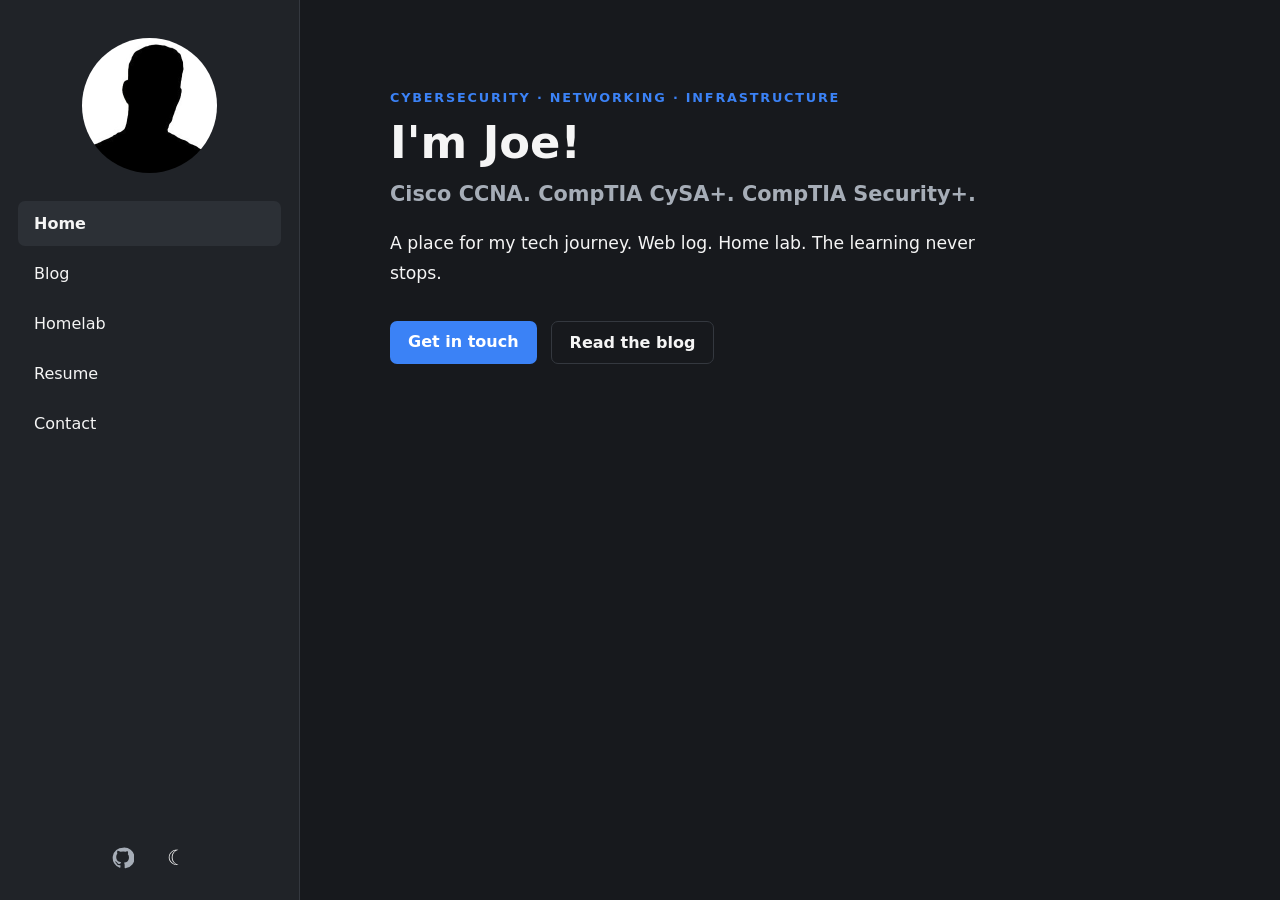
<file: index.html>
<!DOCTYPE html>
<html lang="en">
<head>
  <meta charset="UTF-8">
  <meta name="viewport" content="width=device-width, initial-scale=1.0">
  <title>Joe in IT</title>
  <link rel="stylesheet" href="./style.css?v=4">
</head>
<body>
  <aside class="sidebar">
    <div class="profile">
      <div class="profile-photo">
        <img src="headshot.jpg" alt="Joe">
      </div>
    </div>

    <nav class="sidebar-nav" aria-label="Main navigation">
      <a class="active" href="index.html" aria-current="page">Home</a>
      <a href="blog.html">Blog</a>
      <a href="homelab.html">Homelab</a>
      <a href="resume.html">Resume</a>
      <a href="contact.html">Contact</a>
    </nav>

    <div class="sidebar-footer">
      <a href="https://github.com/joeinit1" target="_blank" rel="noopener noreferrer" aria-label="GitHub" title="GitHub"><svg viewBox="0 0 24 24" aria-hidden="true"><path d="M12 .7a11.3 11.3 0 0 0-3.6 22c.6.1.8-.3.8-.6v-2.2c-3.4.7-4.1-1.5-4.1-1.5-.5-1.4-1.4-1.8-1.4-1.8-1.1-.8.1-.8.1-.8 1.3.1 1.9 1.3 1.9 1.3 1.1 1.9 2.9 1.4 3.6 1 .1-.8.4-1.4.8-1.7-2.7-.3-5.5-1.3-5.5-5.9 0-1.3.5-2.4 1.2-3.2-.1-.3-.5-1.6.1-3.3 0 0 1-.3 3.3 1.2a11 11 0 0 1 6 0C16.2 4.4 17.2 4.7 17.2 4.7c.6 1.7.2 3 .1 3.3.8.8 1.2 1.9 1.2 3.2 0 4.6-2.8 5.6-5.5 5.9.4.4.8 1.1.8 2.2v3.3c0 .3.2.7.8.6A11.3 11.3 0 0 0 12 .7Z"/></svg></a>
      <button class="theme-toggle" type="button" aria-label="Toggle light and dark mode" title="Toggle theme">☀</butt
    </div>
  </aside>

  <main class="content">
    <section class="hero">
      <div class="eyebrow">CYBERSECURITY · NETWORKING · INFRASTRUCTURE</div>
      <h1>I'm Joe!</h1>
      <h2>Cisco CCNA. CompTIA CySA+. CompTIA Security+.</h2>
      <p>A place for my tech journey. Web log. Home lab. The learning never stops.</p>
      <div class="hero-buttons">
        <a href="contact.html" class="button primary">Get in touch</a>
        <a href="blog.html" class="button secondary">Read the blog</a>
      </div>
    </section>
  </main>

  <script src="./script.js?v=4"></script>
</body>
</html>
</file>
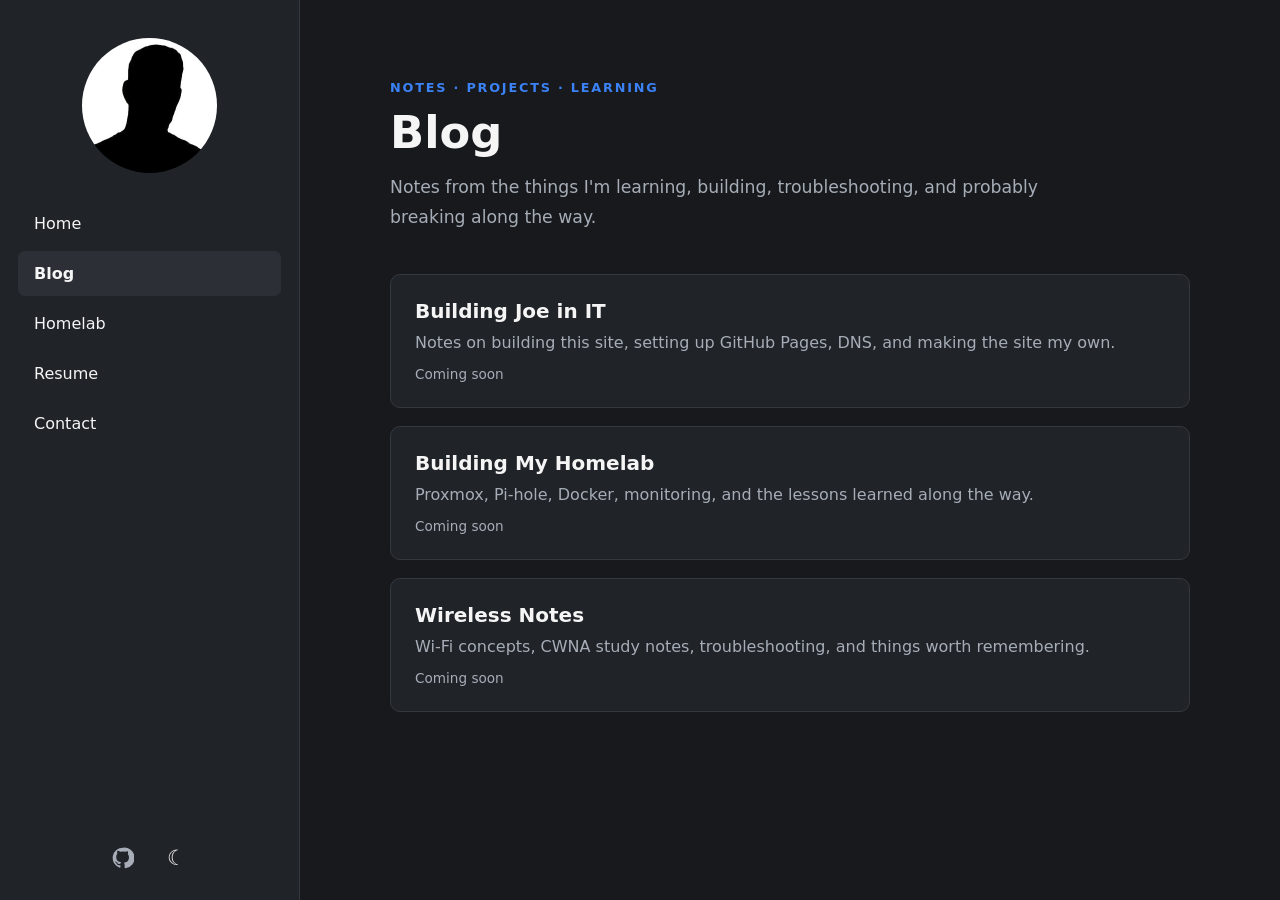
<file: blog.html>
<!DOCTYPE html>
<html lang="en">
<head>
  <meta charset="UTF-8">
  <meta name="viewport" content="width=device-width, initial-scale=1.0">
  <title>Blog | Joe in IT</title>
  <link rel="stylesheet" href="./style.css?v=4">
</head>
<body>
  <aside class="sidebar">
    <div class="profile"><div class="profile-photo"><img src="headshot.jpg" alt="Joe"></div></div>
    <nav class="sidebar-nav" aria-label="Main navigation">
      <a href="index.html">Home</a>
      <a class="active" href="blog.html" aria-current="page">Blog</a>
      <a href="homelab.html">Homelab</a>
      <a href="resume.html">Resume</a>
      <a href="contact.html">Contact</a>
    </nav>
    <div class="sidebar-footer">
      <a href="https://github.com/joeinit1" target="_blank" rel="noopener noreferrer" aria-label="GitHub" title="GitHub"><svg viewBox="0 0 24 24" aria-hidden="true"><path d="M12 .7a11.3 11.3 0 0 0-3.6 22c.6.1.8-.3.8-.6v-2.2c-3.4.7-4.1-1.5-4.1-1.5-.5-1.4-1.4-1.8-1.4-1.8-1.1-.8.1-.8.1-.8 1.3.1 1.9 1.3 1.9 1.3 1.1 1.9 2.9 1.4 3.6 1 .1-.8.4-1.4.8-1.7-2.7-.3-5.5-1.3-5.5-5.9 0-1.3.5-2.4 1.2-3.2-.1-.3-.5-1.6.1-3.3 0 0 1-.3 3.3 1.2a11 11 0 0 1 6 0C16.2 4.4 17.2 4.7 17.2 4.7c.6 1.7.2 3 .1 3.3.8.8 1.2 1.9 1.2 3.2 0 4.6-2.8 5.6-5.5 5.9.4.4.8 1.1.8 2.2v3.3c0 .3.2.7.8.6A11.3 11.3 0 0 0 12 .7Z"/></svg></a>
      <button class="theme-toggle" type="button" aria-label="Toggle light and dark mode" title="Toggle theme">☀</button>
    </div>
  </aside>

  <main class="content">
    <section class="page-section">
      <div class="eyebrow">NOTES · PROJECTS · LEARNING</div>
      <h1>Blog</h1>
      <p class="page-intro">Notes from the things I'm learning, building, troubleshooting, and probably breaking along the way.</p>
      <div class="blog-list">
        <article class="blog-card"><h2>Building Joe in IT</h2><p>Notes on building this site, setting up GitHub Pages, DNS, and making the site my own.</p><span>Coming soon</span></article>
        <article class="blog-card"><h2>Building My Homelab</h2><p>Proxmox, Pi-hole, Docker, monitoring, and the lessons learned along the way.</p><span>Coming soon</span></article>
        <article class="blog-card"><h2>Wireless Notes</h2><p>Wi-Fi concepts, CWNA study notes, troubleshooting, and things worth remembering.</p><span>Coming soon</span></article>
      </div>
    </section>
  </main>
  <script src="./script.js?v=4"></script>
</body>
</html>
</file>
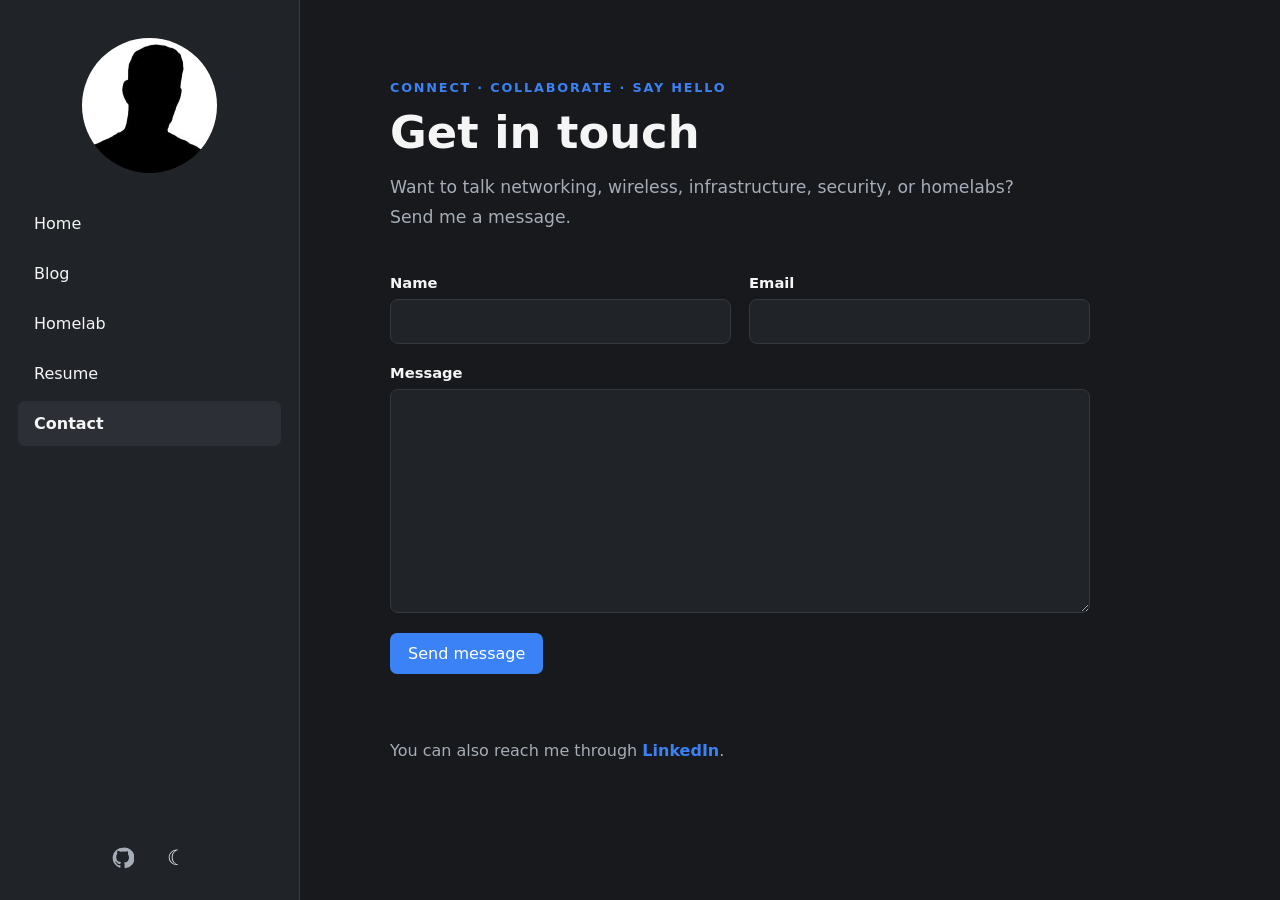
<file: contact.html>
<!DOCTYPE html>
<html lang="en">
<head>
  <meta charset="UTF-8">
  <meta name="viewport" content="width=device-width, initial-scale=1.0">
  <title>Contact | Joe in IT</title>
  <link rel="stylesheet" href="./style.css?v=4">
</head>

<body>

  <aside class="sidebar">

    <div class="profile">
      <div class="profile-photo">
        <img src="headshot.jpg" alt="Joe">
      </div>
    </div>

    <nav class="sidebar-nav" aria-label="Main navigation">
      <a href="index.html">Home</a>
      <a href="blog.html">Blog</a>
      <a href="homelab.html">Homelab</a>
      <a href="resume.html">Resume</a>
      <a class="active" href="contact.html" aria-current="page">Contact</a>
    </nav>

    <div class="sidebar-footer">

      <a
        href="https://github.com/joeinit1"
        target="_blank"
        rel="noopener noreferrer"
        aria-label="GitHub"
        title="GitHub"
      >
        <svg viewBox="0 0 24 24" aria-hidden="true">
          <path d="M12 .7a11.3 11.3 0 0 0-3.6 22c.6.1.8-.3.8-.6v-2.2c-3.4.7-4.1-1.5-4.1-1.5-.5-1.4-1.4-1.8-1.4-1.8-1.1-.8.1-.8.1-.8 1.3.1 1.9 1.3 1.9 1.3 1.1 1.9 2.9 1.4 3.6 1 .1-.8.4-1.4.8-1.7-2.7-.3-5.5-1.3-5.5-5.9 0-1.3.5-2.4 1.2-3.2-.1-.3-.5-1.6.1-3.3 0 0 1-.3 3.3 1.2a11 11 0 0 1 6 0C16.2 4.4 17.2 4.7 17.2 4.7c.6 1.7.2 3 .1 3.3.8.8 1.2 1.9 1.2 3.2 0 4.6-2.8 5.6-5.5 5.9.4.4.8 1.1.8 2.2v3.3c0 .3.2.7.8.6A11.3 11.3 0 0 0 12 .7Z"/>
        </svg>
      </a>

      <button
        class="theme-toggle"
        type="button"
        aria-label="Toggle light and dark mode"
        title="Toggle theme"
      >
        ☀
      </button>

    </div>

  </aside>


  <main class="content">

    <section class="page-section contact-page">

      <div class="eyebrow">
        CONNECT · COLLABORATE · SAY HELLO
      </div>

      <h1>Get in touch</h1>

      <p class="page-intro">
        Want to talk networking, wireless, infrastructure, security, or homelabs?
        Send me a message.
      </p>

      <form
        class="contact-form"
        id="contact-form"
        action="https://formspree.io/f/mzezdbdw"
        method="POST"
      >

        <div class="form-row">

          <div class="form-field">
            <label for="name">Name</label>
            <input
              id="name"
              name="name"
              type="text"
              autocomplete="name"
              required
            >
          </div>

          <div class="form-field">
            <label for="email">Email</label>
            <input
              id="email"
              name="email"
              type="email"
              autocomplete="email"
              required
            >
          </div>

        </div>

        <div class="form-field">
          <label for="message">Message</label>
          <textarea
            id="message"
            name="message"
            rows="8"
            required
          ></textarea>
        </div>

        <div class="form-honeypot" aria-hidden="true">
          <label for="company">Leave this field empty</label>
          <input
            id="company"
            name="_gotcha"
            type="text"
            tabindex="-1"
            autocomplete="off"
          >
        </div>

        <input
          type="hidden"
          name="_subject"
          value="New message from Joe in IT"
        >

        <button
          class="button primary form-submit"
          type="submit"
        >
          Send message
        </button>

        <p
          class="form-status"
          id="form-status"
          role="status"
          aria-live="polite"
        ></p>

      </form>

      <p class="contact-alternative">
        You can also reach me through
        <a
          href="https://www.linkedin.com/in/joeinit"
          target="_blank"
          rel="noopener noreferrer"
        >LinkedIn</a>.
      </p>

    </section>

  </main>

  <script src="./script.js?v=5"></script>

</body>
</html>
</file>
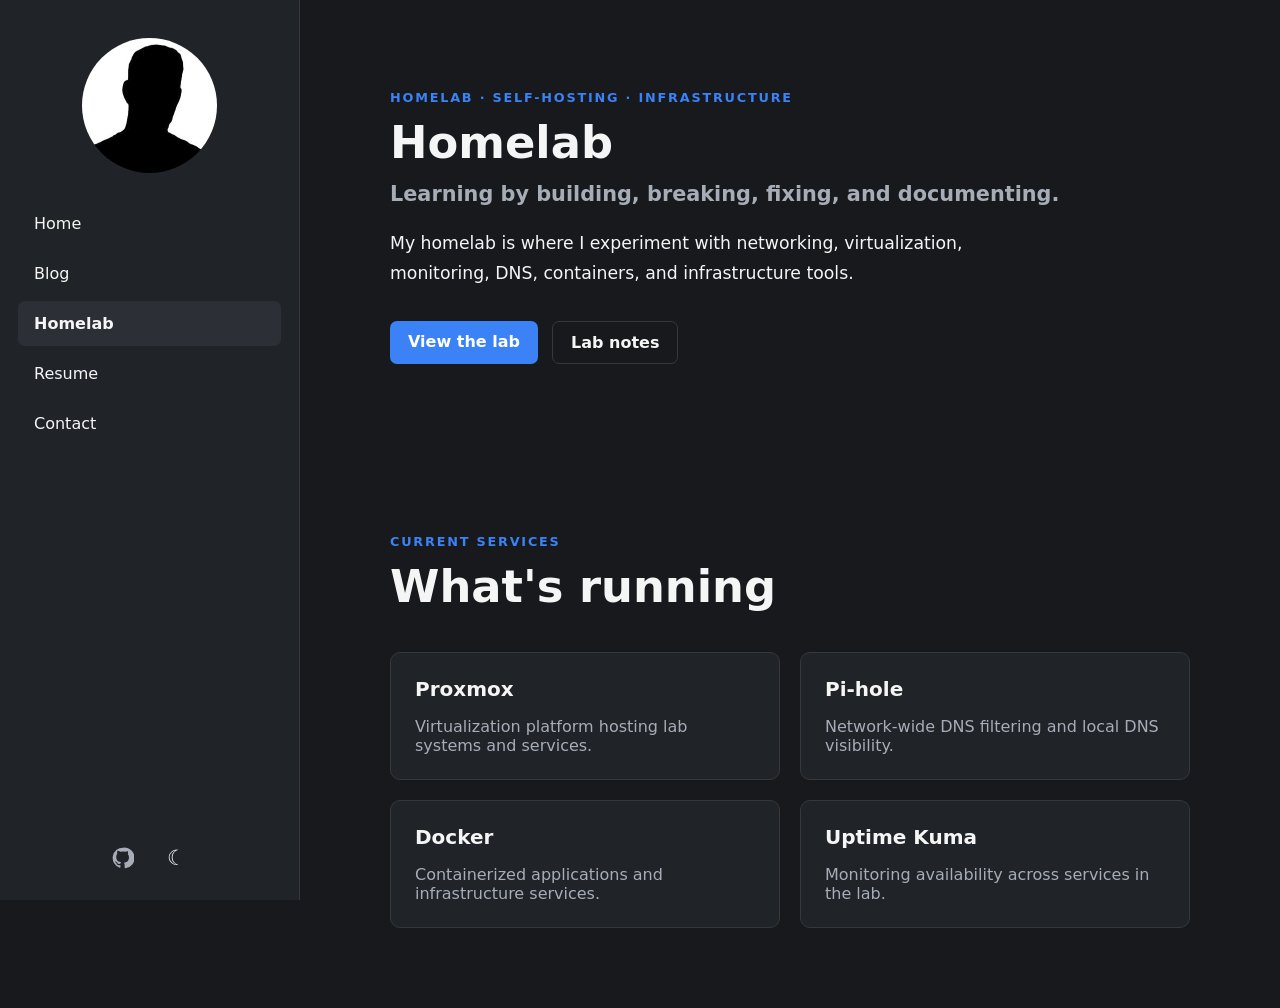
<file: homelab.html>
<!DOCTYPE html>
<html lang="en">
<head>
  <meta charset="UTF-8">
  <meta name="viewport" content="width=device-width, initial-scale=1.0">
  <title>Homelab | Joe in IT</title>
  <link rel="stylesheet" href="./style.css?v=4">
</head>
<body>
  <aside class="sidebar">
    <div class="profile"><div class="profile-photo"><img src="headshot.jpg" alt="Joe"></div></div>
    <nav class="sidebar-nav" aria-label="Main navigation">
      <a href="index.html">Home</a><a href="blog.html">Blog</a><a class="active" href="homelab.html" aria-current="page">Homelab</a><a href="resume.html">Resume</a><a href="contact.html">Contact</a>
    </nav>
    <div class="sidebar-footer">
      <a href="https://github.com/joeinit1" target="_blank" rel="noopener noreferrer" aria-label="GitHub" title="GitHub"><svg viewBox="0 0 24 24" aria-hidden="true"><path d="M12 .7a11.3 11.3 0 0 0-3.6 22c.6.1.8-.3.8-.6v-2.2c-3.4.7-4.1-1.5-4.1-1.5-.5-1.4-1.4-1.8-1.4-1.8-1.1-.8.1-.8.1-.8 1.3.1 1.9 1.3 1.9 1.3 1.1 1.9 2.9 1.4 3.6 1 .1-.8.4-1.4.8-1.7-2.7-.3-5.5-1.3-5.5-5.9 0-1.3.5-2.4 1.2-3.2-.1-.3-.5-1.6.1-3.3 0 0 1-.3 3.3 1.2a11 11 0 0 1 6 0C16.2 4.4 17.2 4.7 17.2 4.7c.6 1.7.2 3 .1 3.3.8.8 1.2 1.9 1.2 3.2 0 4.6-2.8 5.6-5.5 5.9.4.4.8 1.1.8 2.2v3.3c0 .3.2.7.8.6A11.3 11.3 0 0 0 12 .7Z"/></svg></a>
      <button class="theme-toggle" type="button" aria-label="Toggle light and dark mode" title="Toggle theme">☀</button>
    </div>
  </aside>
  <main class="content content-stacked">
    <section class="hero">
      <div class="eyebrow">HOMELAB · SELF-HOSTING · INFRASTRUCTURE</div><h1>Homelab</h1><h2>Learning by building, breaking, fixing, and documenting.</h2><p>My homelab is where I experiment with networking, virtualization, monitoring, DNS, containers, and infrastructure tools.</p>
      <div class="hero-buttons"><a href="#services" class="button primary">View the lab</a><a href="blog.html" class="button secondary">Lab notes</a></div>
    </section>
    <section id="services" class="page-section">
      <div class="eyebrow">CURRENT SERVICES</div><h1>What's running</h1>
      <div class="lab-grid">
        <article class="lab-card"><h2>Proxmox</h2><p>Virtualization platform hosting lab systems and services.</p></article>
        <article class="lab-card"><h2>Pi-hole</h2><p>Network-wide DNS filtering and local DNS visibility.</p></article>
        <article class="lab-card"><h2>Docker</h2><p>Containerized applications and infrastructure services.</p></article>
        <article class="lab-card"><h2>Uptime Kuma</h2><p>Monitoring availability across services in the lab.</p></article>
      </div>
    </section>
  </main>
  <script src="./script.js?v=4"></script>
</body>
</html>
</file>
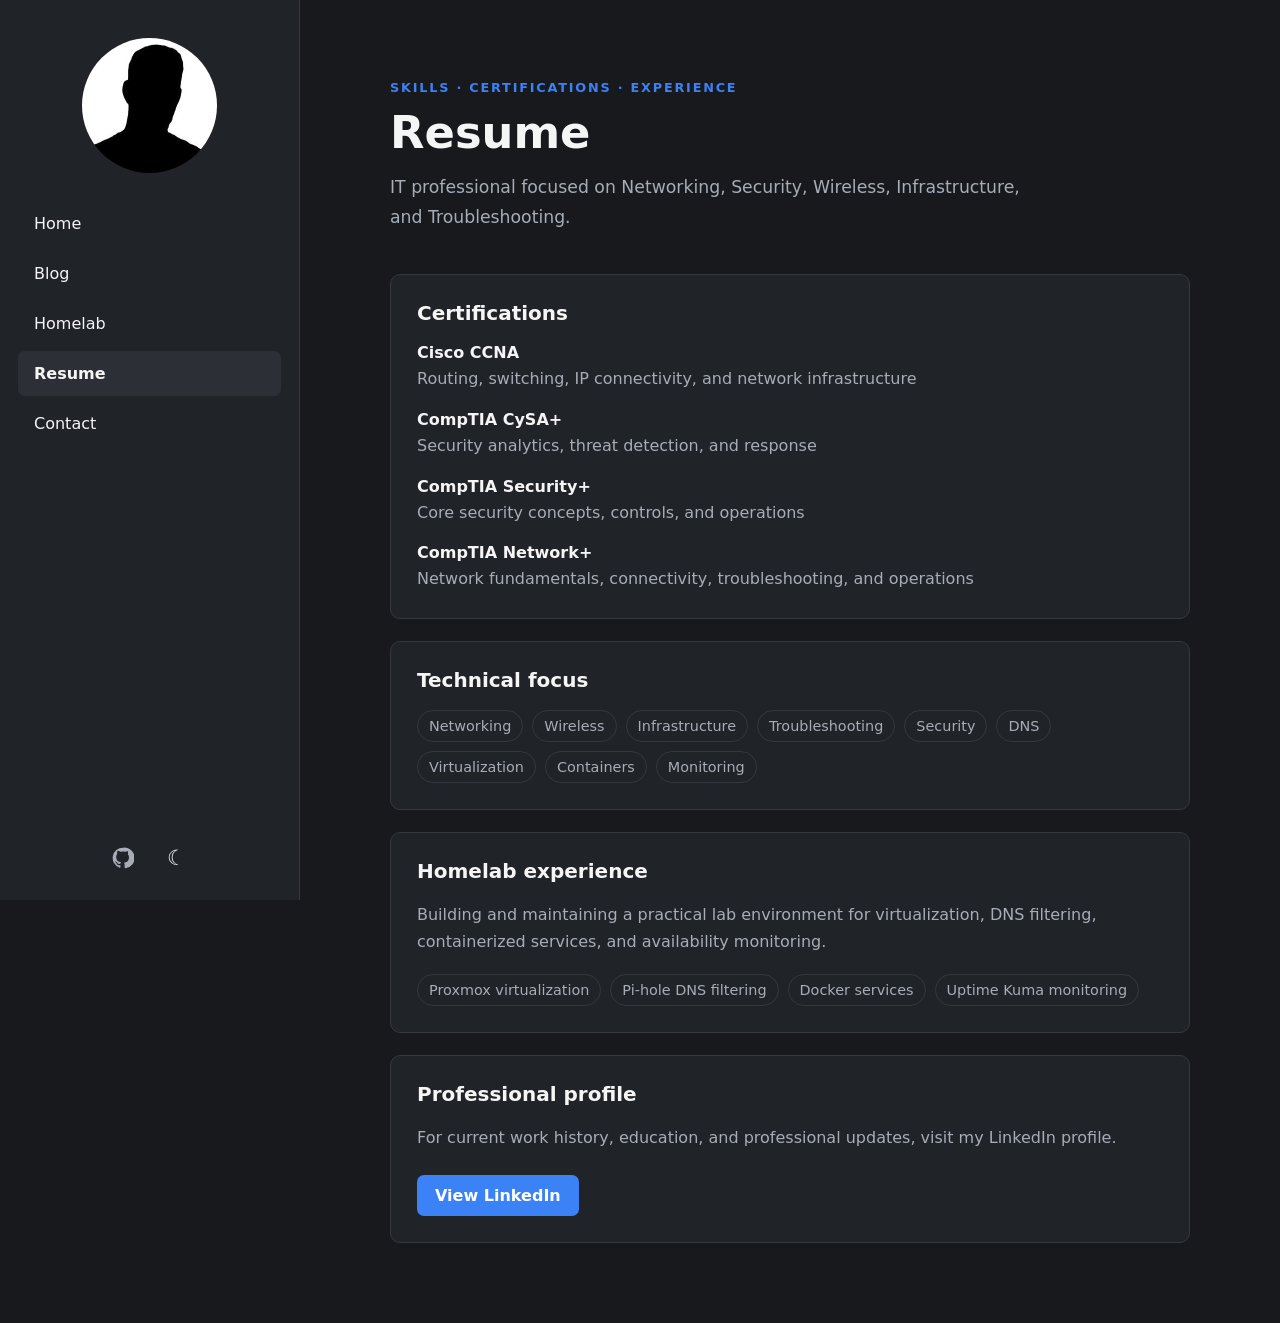
<file: resume.html>
<!DOCTYPE html>
<html lang="en">
<head>
  <meta charset="UTF-8">
  <meta name="viewport" content="width=device-width, initial-scale=1.0">
  <title>Resume | Joe in IT</title>
  <link rel="stylesheet" href="./style.css?v=4">
</head>
<body>
  <aside class="sidebar">
    <div class="profile"><div class="profile-photo"><img src="headshot.jpg" alt="Joe"></div></div>
    <nav class="sidebar-nav" aria-label="Main navigation">
      <a href="index.html">Home</a><a href="blog.html">Blog</a><a href="homelab.html">Homelab</a><a class="active" href="resume.html" aria-current="page">Resume</a><a href="contact.html">Contact</a>
    </nav>
    <div class="sidebar-footer">
      <a href="https://github.com/joeinit1" target="_blank" rel="noopener noreferrer" aria-label="GitHub" title="GitHub"><svg viewBox="0 0 24 24" aria-hidden="true"><path d="M12 .7a11.3 11.3 0 0 0-3.6 22c.6.1.8-.3.8-.6v-2.2c-3.4.7-4.1-1.5-4.1-1.5-.5-1.4-1.4-1.8-1.4-1.8-1.1-.8.1-.8.1-.8 1.3.1 1.9 1.3 1.9 1.3 1.1 1.9 2.9 1.4 3.6 1 .1-.8.4-1.4.8-1.7-2.7-.3-5.5-1.3-5.5-5.9 0-1.3.5-2.4 1.2-3.2-.1-.3-.5-1.6.1-3.3 0 0 1-.3 3.3 1.2a11 11 0 0 1 6 0C16.2 4.4 17.2 4.7 17.2 4.7c.6 1.7.2 3 .1 3.3.8.8 1.2 1.9 1.2 3.2 0 4.6-2.8 5.6-5.5 5.9.4.4.8 1.1.8 2.2v3.3c0 .3.2.7.8.6A11.3 11.3 0 0 0 12 .7Z"/></svg></a>
      <button class="theme-toggle" type="button" aria-label="Toggle light and dark mode" title="Toggle theme">☀</button>
    </div>
  </aside>
  <main class="content">
    <section class="page-section resume-page">
      <div class="eyebrow">SKILLS · CERTIFICATIONS · EXPERIENCE</div>
      <h1>Resume</h1>
      <p class="page-intro">IT professional focused on Networking, Security, Wireless, Infrastructure, and Troubleshooting.</p>

      <div class="resume-grid">
        <section class="resume-block">
          <h2>Certifications</h2>
          <ul class="clean-list">
            <li><strong>Cisco CCNA</strong><span>Routing, switching, IP connectivity, and network infrastructure</span></li>
            <li><strong>CompTIA CySA+</strong><span>Security analytics, threat detection, and response</span></li>
            <li><strong>CompTIA Security+</strong><span>Core security concepts, controls, and operations</span></li>
            <li><strong>CompTIA Network+</strong><span>Network fundamentals, connectivity, troubleshooting, and operations</span></li>
          </ul>
        </section>

        <section class="resume-block">
          <h2>Technical focus</h2>
          <div class="tag-list" aria-label="Technical skills">
            <span>Networking</span><span>Wireless</span><span>Infrastructure</span><span>Troubleshooting</span><span>Security</span><span>DNS</span><span>Virtualization</span><span>Containers</span><span>Monitoring</span>
          </div>
        </section>

        <section class="resume-block">
          <h2>Homelab experience</h2>
          <p>Building and maintaining a practical lab environment for virtualization, DNS filtering, containerized services, and availability monitoring.</p>
          <ul class="detail-list"><li>Proxmox virtualization</li><li>Pi-hole DNS filtering</li><li>Docker services</li><li>Uptime Kuma monitoring</li></ul>
        </section>

        <section class="resume-block resume-cta">
          <h2>Professional profile</h2>
          <p>For current work history, education, and professional updates, visit my LinkedIn profile.</p>
          <a class="button primary" href="https://www.linkedin.com/in/joeinit" target="_blank" rel="noopener noreferrer">View LinkedIn</a>
        </section>
      </div>
    </section>
  </main>
  <script src="./script.js?v=4"></script>
</body>
</html>
</file>
<file: style.css>
:root { --bg:#f7f7f5; --sidebar:#efefec; --text:#1f2328; --muted:#667085; --border:#d7d7d2; --accent:#3b82f6; --active:#deded9; }
body.dark { --bg:#17191d; --sidebar:#202328; --text:#f5f5f5; --muted:#a6adb7; --border:#34383f; --accent:#3b82f6; --active:#2c3036; }

* { box-sizing:border-box; }
html { scroll-behavior:smooth; background:#17191d; color-scheme:light dark; }
html, body { margin:0; min-height:100%; }
body { font-family:system-ui,-apple-system,BlinkMacSystemFont,"Segoe UI",sans-serif; background:var(--bg); color:var(--text); transition:background .2s ease,color .2s ease; }
a { color:inherit; text-decoration:none; }

.sidebar { position:fixed; inset:0 auto 0 0; z-index:1; width:300px; height:100vh; display:flex; flex-direction:column; padding:28px 18px 22px; background:var(--sidebar); border-right:1px solid var(--border); }
.profile { display:flex; justify-content:center; margin:10px 0 28px; }
.profile-photo { width:135px; height:135px; overflow:hidden; border-radius:50%; background:#d2d2cd; }
.profile-photo img { width:100%; height:100%; display:block; object-fit:cover; }

.sidebar-nav { display:flex; flex-direction:column; gap:5px; }
.sidebar-nav a { padding:13px 16px; border-radius:7px; font-size:1rem; }
.sidebar-nav a:hover, .sidebar-nav a.active { background:var(--active); }
.sidebar-nav a.active { font-weight:600; }

.sidebar-footer { margin-top:auto; display:flex; justify-content:center; align-items:center; gap:14px; padding-top:18px; }
.sidebar-footer a, .theme-toggle { width:40px; height:40px; display:inline-flex; align-items:center; justify-content:center; border-radius:8px; }
.sidebar-footer a { color:var(--muted); }
.sidebar-footer a:hover, .theme-toggle:hover { background:var(--active); color:var(--text); }
.sidebar-footer svg { width:22px; height:22px; fill:currentColor; }
.theme-toggle { border:0; background:transparent; color:var(--text); font-size:1.3rem; cursor:pointer; }

.content { margin-left:300px; min-height:100vh; display:flex; justify-content:center; background:var(--bg); }
.content-stacked { flex-direction:column; align-items:center; }

.hero, .page-section { width:100%; max-width:900px; padding:90px 50px; }
.eyebrow { margin-bottom:14px; color:var(--accent); font-size:.8rem; font-weight:700; letter-spacing:.14em; }
.hero h1, .page-section h1 { margin:0; font-size:2.8rem; line-height:1.05; }
.hero h2 { margin:16px 0; color:var(--muted); font-size:1.3rem; font-weight:600; }
.hero p { max-width:610px; margin-top:22px; font-size:1.08rem; line-height:1.75; }
.hero-buttons { display:flex; gap:14px; margin-top:32px; }

.button { padding:11px 18px; border-radius:7px; font-weight:600; transition:transform .15s ease,background .15s ease; }
.button:hover { transform:translateY(-1px); }
.button.primary { background:var(--accent); color:#fff; }
.button.secondary { border:1px solid var(--border); }

.page-section { padding-top:80px; padding-bottom:80px; }
.page-intro { max-width:650px; color:var(--muted); font-size:1.08rem; line-height:1.7; }

.lab-grid { display:grid; grid-template-columns:repeat(2,1fr); gap:20px; margin-top:42px; }
.lab-card, .blog-card { padding:24px; border:1px solid var(--border); border-radius:10px; background:var(--sidebar); }
.lab-card h2, .blog-card h2 { margin:0 0 10px; font-size:1.25rem; }
.lab-card p { margin-bottom:0; color:var(--muted); }

.blog-list { display:flex; flex-direction:column; gap:18px; margin-top:42px; }
.blog-card { transition:transform .15s ease,border-color .15s ease; }
.blog-card:hover { transform:translateY(-2px); border-color:var(--accent); }
.blog-card p { margin:0 0 12px; color:var(--muted); }
.blog-card span { font-size:.85rem; color:var(--muted); }

.resume-grid { display:grid; gap:22px; margin-top:42px; }
.resume-block { padding:26px; border:1px solid var(--border); border-radius:10px; background:var(--sidebar); }
.resume-block h2 { margin:0 0 18px; font-size:1.25rem; }
.resume-block p { color:var(--muted); line-height:1.7; }

.clean-list, .detail-list { margin:0; padding:0; list-style:none; }
.clean-list { display:grid; gap:18px; }
.clean-list li { display:flex; flex-direction:column; gap:5px; }
.clean-list span { color:var(--muted); line-height:1.55; }

.detail-list { display:flex; flex-wrap:wrap; gap:9px; margin-top:18px; }
.detail-list li, .tag-list span { padding:7px 11px; border:1px solid var(--border); border-radius:999px; color:var(--muted); font-size:.9rem; }
.tag-list { display:flex; flex-wrap:wrap; gap:9px; }
.resume-cta .button { display:inline-block; margin-top:8px; }

.contact-form { max-width:700px; margin-top:42px; }
.form-row { display:grid; grid-template-columns:repeat(2,1fr); gap:18px; }
.form-field { display:flex; flex-direction:column; gap:8px; margin-bottom:20px; }
.form-field label { font-size:.92rem; font-weight:650; }
.form-field input, .form-field textarea { width:100%; border:1px solid var(--border); border-radius:8px; padding:12px 14px; background:var(--sidebar); color:var(--text); font:inherit; outline:none; transition:border-color .15s ease,box-shadow .15s ease; }
.form-field textarea { min-height:180px; resize:vertical; line-height:1.55; }
.form-field input:focus, .form-field textarea:focus { border-color:var(--accent); box-shadow:0 0 0 3px color-mix(in srgb,var(--accent) 18%,transparent); }

.form-honeypot { position:absolute; left:-10000px; width:1px; height:1px; overflow:hidden; }
.form-submit { border:0; font:inherit; cursor:pointer; }
.form-status { min-height:1.5em; margin:14px 0 0; color:var(--muted); font-size:.92rem; }
.contact-alternative { margin-top:30px; color:var(--muted); }
.contact-alternative a { color:var(--accent); font-weight:600; }

@media (max-width:850px) {
  .sidebar { position:static; width:100%; height:auto; border-right:0; border-bottom:1px solid var(--border); }
  .profile { margin-bottom:18px; }
  .profile-photo { width:95px; height:95px; }
  .sidebar-footer { margin-top:20px; }
  .content { margin-left:0; }
  .hero, .page-section { padding:55px 25px; }
  .hero h1, .page-section h1 { font-size:2.8rem; }
  .hero-buttons { flex-wrap:wrap; }
}

@media (max-width:700px) {
  .lab-grid, .form-row { grid-template-columns:1fr; }
}

@media (prefers-reduced-motion:reduce) {
  html { scroll-behavior:auto; }
  *, *::before, *::after { transition:none!important; }
}
</file>
